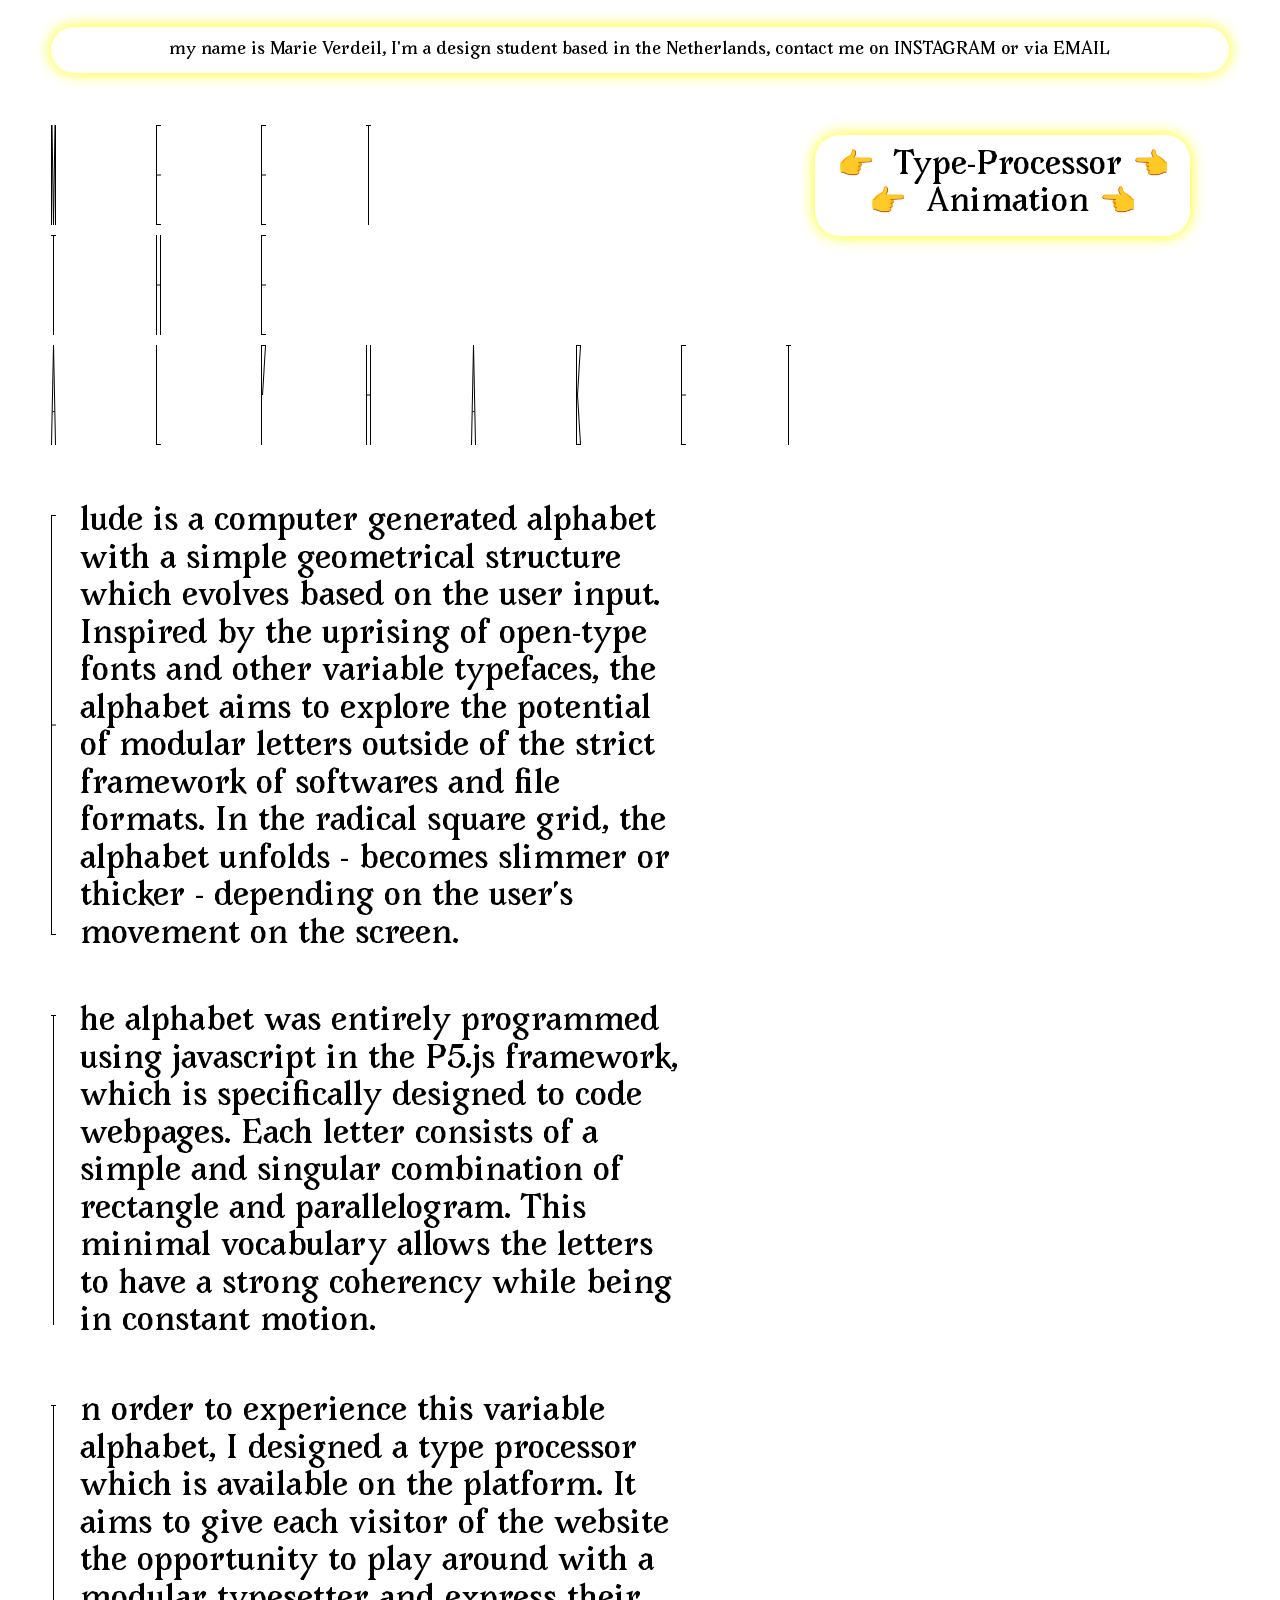
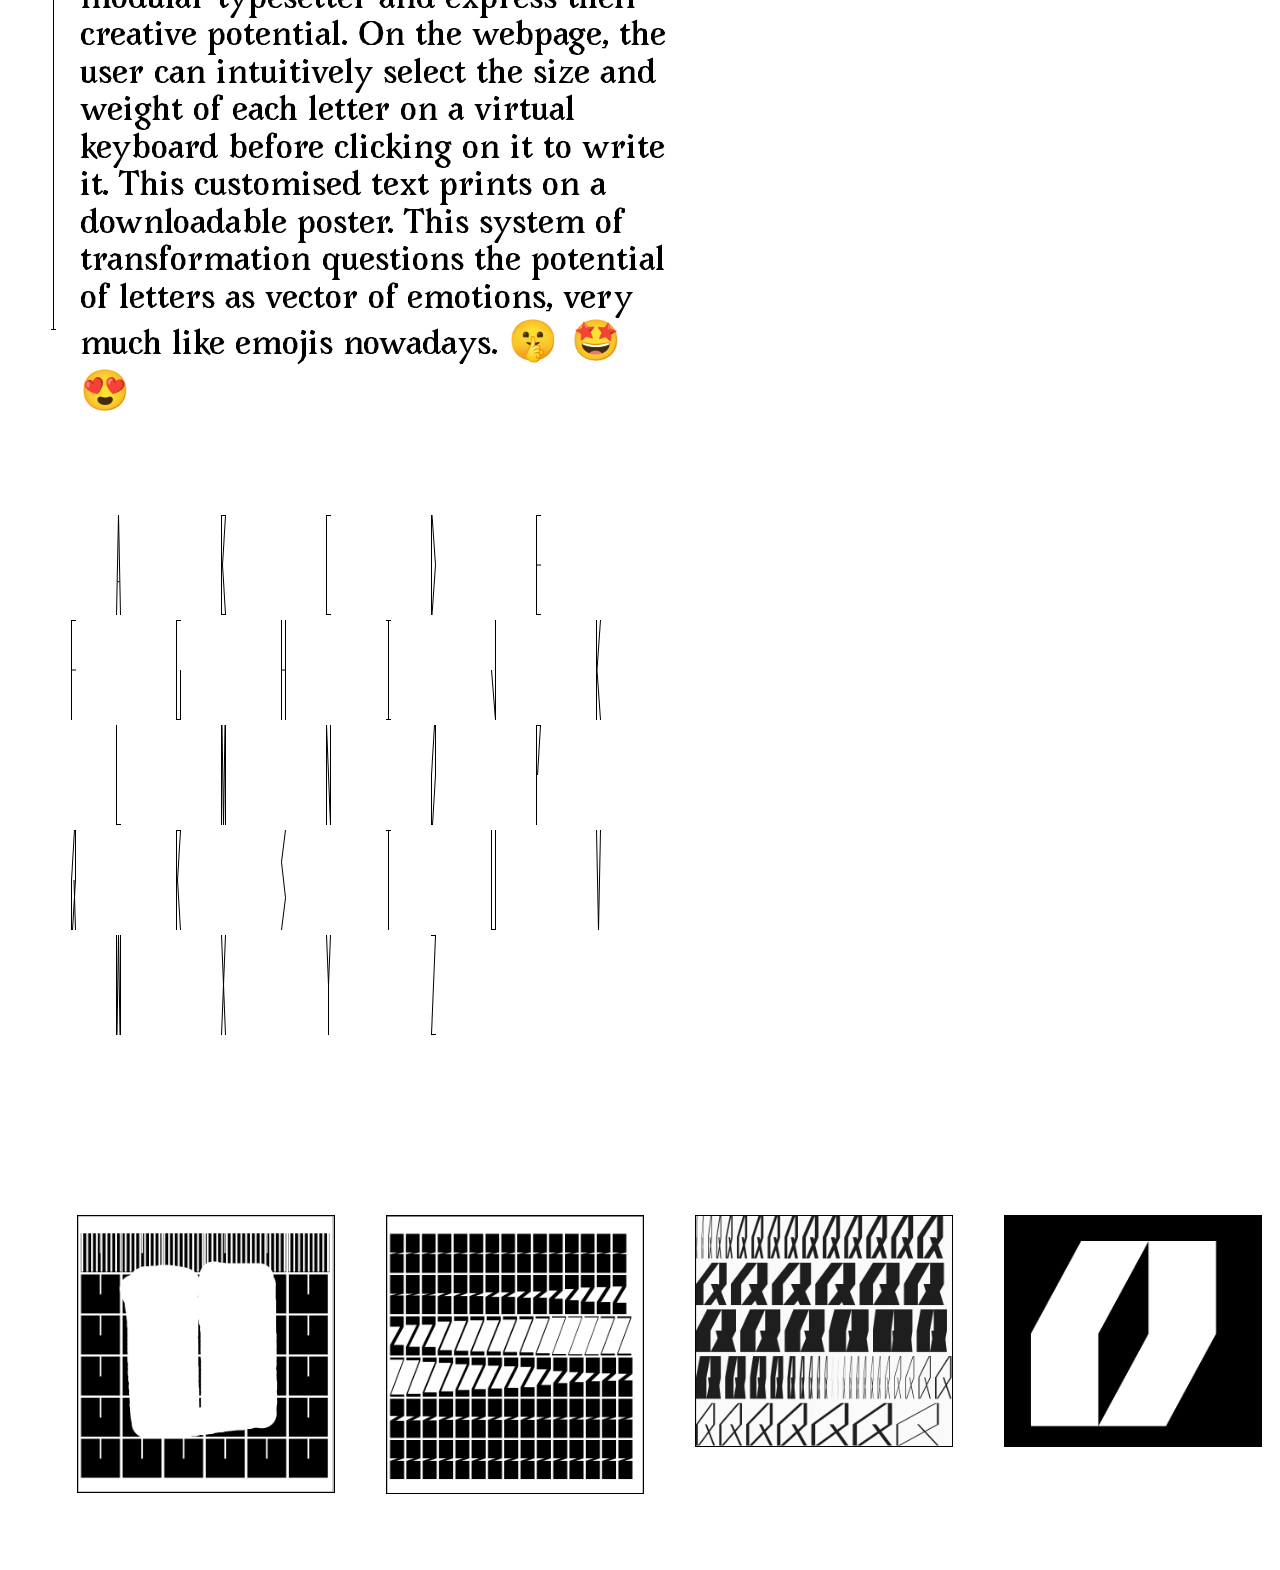
<file: olderwebsite/index.html>
<!DOCTYPE html>
<html lang="en">

<head>
    <title>Elude alphabet</title>
    <meta charset="utf-8">
    <link rel="icon" href="images/favicon.png" type="image/png">
    <meta name="viewport" content="width=device-width, initial-scale=1">
    <script src="libraries/p5.min.js"></script>
    <script src="lettre/welcomepage_main.js"></script>
    <script src="lettre/classe_alphabet.js"></script>



    <meta charset="utf-8" />
    <link href="styles.css" rel="stylesheet" type="text/css">



    <style>
        body {
            margin: 4%;
        }
    </style>

</head>





<body>

    <div id=canvaswrapper>
        <div id="canvas1">
            <!-- Our sketch will go here! -->
        </div>
    </div>

    <div class="half">
        <p id=para1>lude is a computer generated alphabet with a simple geometrical structure which evolves based on the user input. <br /> Inspired by the uprising of open-type fonts and other variable typefaces, the alphabet aims to explore the potential of modular
            letters outside of the strict framework of softwares and file formats. In the radical square grid, the alphabet unfolds - becomes slimmer or thicker - depending on the user’s movement on the screen.<br /></p>
        <br>
        <p id=para2>
            he alphabet was entirely programmed using javascript in the P5.js framework, which is specifically designed to code webpages. Each letter consists of a simple and singular combination of rectangle and parallelogram. This minimal vocabulary allows the
            letters to have a strong coherency while being in constant motion.<br /> </p>
        <br>
        <p id=para3>
            n order to experience this variable alphabet, I designed a type processor which is available on the platform. It aims to give each visitor of the website the opportunity to play around with a modular typesetter and express their creative potential. On
            the webpage, the user can intuitively select the size and weight of each letter on a virtual keyboard before clicking on it to write it. This customised text prints on a downloadable poster. This system of transformation questions the potential
            of letters as vector of emotions, very much like emojis nowadays.

            <span style='font-size:40px;'>&#129323; &#129321; &#128525;</span> </p>
        <br>

        <p id=paraphone>Elude is a computer generated alphabet with a simple geometrical structure which evolves based on the user input. <br /> Inspired by the uprising of open-type fonts and other variable typefaces, the alphabet aims to explore the potential of modular
            letters outside of the strict framework of softwares and file formats. In the radical square grid, the alphabet unfolds - becomes slimmer or thicker - depending on the user’s movement on the screen.<br />
            <br> The alphabet was entirely programmed using javascript in the P5.js framework, which is specifically designed to code webpages. Each letter consists of a simple and singular combination of rectangle and parallelogram. This minimal vocabulary
            allows the letters to have a strong coherency while being in constant motion.<br />
            <br> In order to experience this variable alphabet, I designed a type processor which is available on the platform. It aims to give each visitor of the website the opportunity to play around with a modular typesetter and express their creative
            potential. On the webpage, the user can intuitively select the size and weight of each letter on a virtual keyboard before clicking on it to write it. This customised text prints on a downloadable poster. This system of transformation questions
            the potential of letters as vector of emotions, very much like emojis nowadays.
            <span style='font-size:40px;'>&#129323; &#129321; &#128525;</span>
            <br><br><br><br><img src="images/pos1.png" alt="poster 1"><br><img src="images/pos2.png" alt="poster 2"><br><img src="images/pos3.png" alt="poster 3"><br><img src="images/pos4.png" alt="poster 4">
    </div>
    </p>

    </div>

    <div class="sticky">
        &#128073;&nbsp; <a href="processor.index.html">Type-Processor </a> &#128072;
        <br> &#128073;&nbsp;
        <a href="animation.index.html"> Animation </a> &#128072;
    </div>

    <div class="sticky2">
        my name is Marie Verdeil, I'm a design student based in the Netherlands, contact me on <a href=https://www.instagram.com/marie_onsnous />INSTAGRAM </a> or via <a href="mailto:marie.verdeil@gmail.com"> EMAIL</a>
    </div>

    <div class="row">
        <img src="images/pos1.png" alt="poster 1"><img src="images/pos2.png" alt="poster 2"><img src="images/pos3.png" alt="poster 3"><img src="images/pos4.png" alt="poster 4"></div>
    </div>


</body>

</html>
</file>
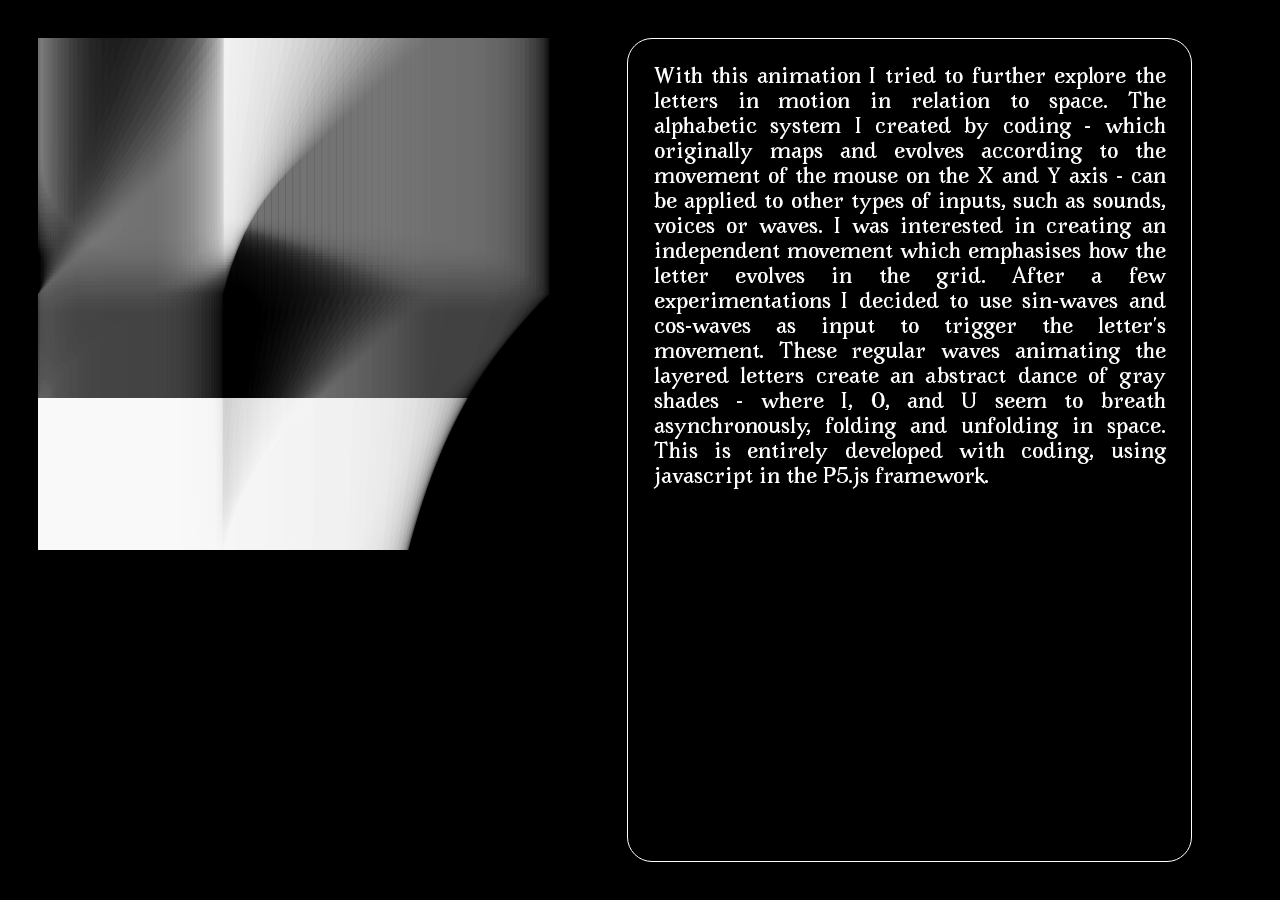
<file: olderwebsite/animation.index.html>
<html>

<head>
    <meta charset="utf-8">
    <title>animated letters</title>
    <link rel="icon" href="images/favicon.png" type="image/png">
    <meta name="viewport" content="width=device-width, initial-scale=1">
    <script src="libraries/p5.min.js"></script>
    <script src="lettre/animation.js"></script>
    <script src="lettre/lettreanim.js"></script>

    <meta charset="utf-8" />
    <link href="styles.css" rel="stylesheet" type="text/css">

    <style>
        body {
            margin: 0%;
            background-color: black;
        }
    </style>
</head>

<body>


    <div id="animcanvas">
        <!-- Our sketch will go here! -->
    </div>


    <div id="halfw">
        With this animation I tried to further explore the letters in motion in relation to space. The alphabetic system I created by coding - which originally maps and evolves according to the movement of the mouse on the X and Y axis - can be applied to other
        types of inputs, such as sounds, voices or waves. I was interested in creating an independent movement which emphasises how the letter evolves in the grid. After a few experimentations I decided to use sin-waves and cos-waves as input to trigger
        the letter’s movement. These regular waves animating the layered letters create an abstract dance of gray shades - where I, 0, and U seem to breath asynchronously, folding and unfolding in space. This is entirely developed with coding, using javascript
        in the P5.js framework.
    </div>

</html>
</file>
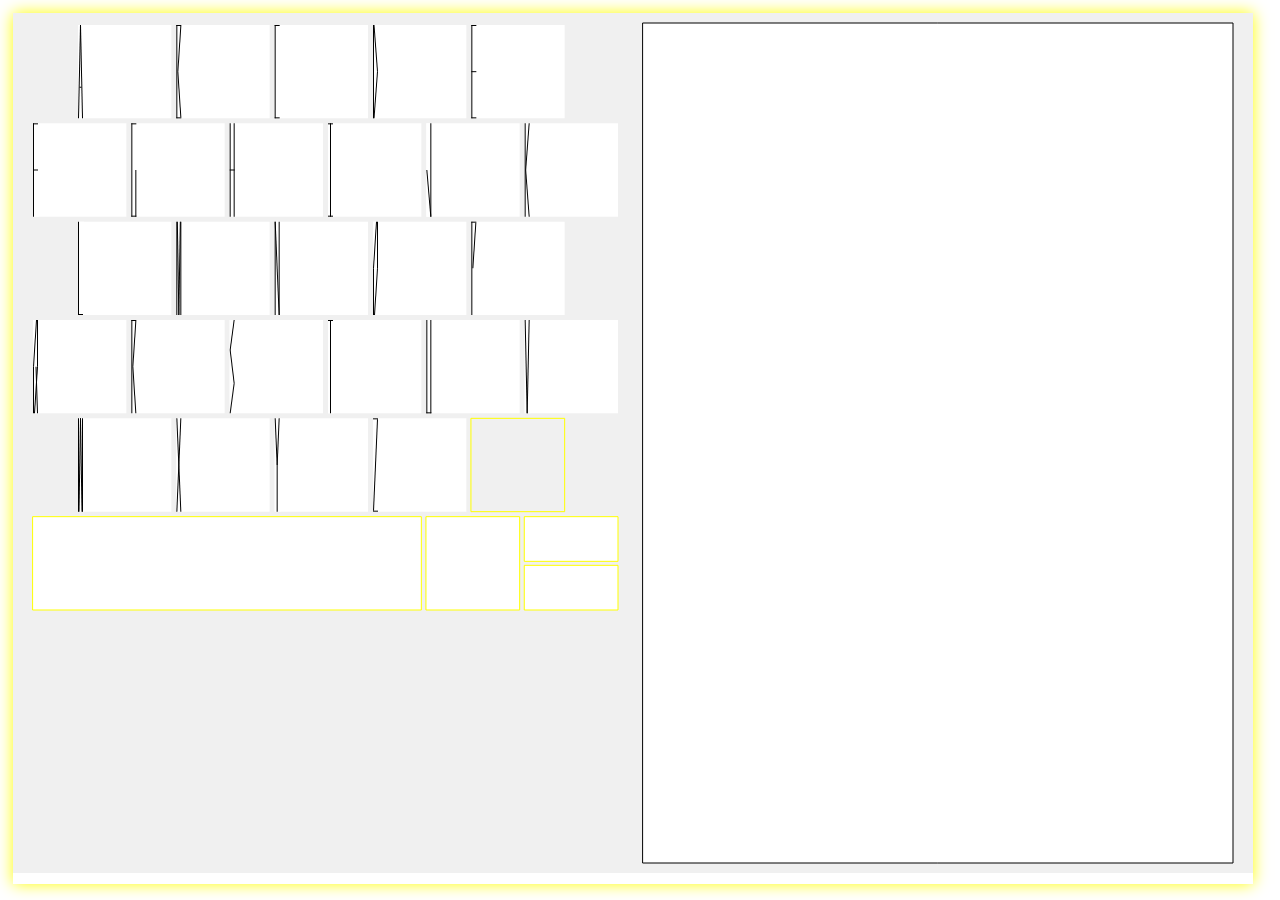
<file: olderwebsite/processor.index.html>
<!DOCTYPE html>
<html lang="en">

<head>
    <meta charset="utf-8">
    <title>interractive_typeproccessor</title>
    <link rel="icon" href="images/favicon.png" type="image/png">
    <meta name="viewport" content="width=device-width, initial-scale=1">
    <script src="libraries/p5.min.js"></script>



    <script src="lettre/processor.js"></script>
    <script src="lettre/alternativefunction.js"></script>
    <script src="lettre/classe_alphabet.js"></script>



    <meta charset="utf-8" />
    <link href="styles.css" rel="stylesheet" type="text/css">

    <style>
        body {
            margin: 1%
        }
    </style>

</head>

<body>
    <div id=phone>
        <img id=imgphone src="images/SORRY.png" alt="sorry!">


        <div class="sticky">
            <p><br><br> Unfortunately, the Type-Processor is not available on mobile device. You can check out the desktop version. <br><br></p>
            &#128073;&nbsp; <a href="https://www.instagram.com/marie_onsnous"> Instagram </a> &#128072;
            <br> &#128073;&nbsp;
            <a href="animation.index.html"> Animation </a> &#128072;<br><br>
        </div>
    </div>


    <div id="sketch-holder">
        <!-- Our sketch will go here! -->
    </div>
</body>

</html>
</file>
<file: olderwebsite/styles.css>
@font-face {
    font-family: avara;
    src: url(fonts/avara.woff) format("opentype");
}

body,
html {
    display: flex;
    flex-wrap: wrap;
    width: 100%;
    color: black;
    font-size: 30px;
    font-family: 'avara';
    line-height: 1.25;
}

p {
    padding: 0;
    margin: 0;
}

a {
    font-size: inherit;
    text-decoration: none;
    color: inherit;
    font-family: 'avara';
}

a:hover {
    text-decoration: underline;
    color: yellow
}


/* Clear floats after image containers */

.row::after {
    content: "";
    clear: both;
    display: table;
}

img {
    max-width: 20%;
    float: left;
    margin: 2%;
    height: auto;
    display: block;
    border: 1px solid black;
}

img:hover {
    box-shadow: 0px 0px 15px yellow;
}

.half {
    width: 50%;
    display: table-cell;
    padding: 40;
    height: auto;
    ;
}

#halfw {
    width: 40%;
    margin: 3%;
    display: none;
    font-size: 20px;
    color: white;
    border-radius: 25px;
    border: thin solid white;
    padding: 2%;
    text-align: justify;
    text-justify: auto;
}

div.sticky {
    position: fixed;
    border-radius: 25px;
    text-align: center;
    top: 15%;
    right: 7%;
    width: 350px;
    background-color: white;
    padding: 1%;
    font-size: 30px;
    box-shadow: 0px 0px 15px yellow;
}

div.sticky2 {
    position: fixed;
    border-radius: 25px;
    text-align: center;
    top: 3%;
    width: 90%;
    height: auto;
    margin: auto;
    background-color: white;
    padding: 1%;
    font-size: 16px;
    box-shadow: 0px 0px 15px yellow;
}

#sketch-holder {
    justify-content: center;
    /* This centers our sketch vertically. */
    align-items: center;
    box-shadow: 0px 0px 15px yellow;
    z-index: -1;
}

#animcanvas {
    /* This centers our sketch vertically. */
    margin: 3%;
    align-items: center;
    z-index: -1;
}

#canvas1 {
    justify-content: center;
    /* This centers our sketch vertically. */
    align-items: center;
    z-index: -1;
    margin-top: 5%;
    overflow: hidden;
}

#canvaswrapper {
    width: auto;
    height: auto;
}

#para1 {
    width: 600px;
    padding: 40;
    margin-top: 5%;
}

#para2 {
    width: 600px;
    padding: 40;
    margin-top: 5%;
}

#para3 {
    width: 600px;
    padding: 40;
    margin-top: 5%;
}

#phone,
#paraphone,
#phoneimgs {
    display: none;
}

@media (max-width: 600px) {
    .half {
        width: 70%;
    }
    .row {
        display: block;
        width: 100%;
    }
    img {
        max-width: 90%;
        margin: 2%;
        height: auto;
        display: block;
        border: 1px solid black;
    }
    #halfw {
        width: 80%;
        margin: 5%;
        padding: 5%;
        display: none;
        font-size: 20px;
        color: white;
        text-align: justify;
        text-justify: auto;
        ;
    }
    div.sticky {
        position: fixed;
        z-index: 20;
        border-radius: 25px;
        text-align: center;
        bottom: 5%;
        top: auto;
        right: auto;
        margin: auto;
        width: 90%;
        background-color: white;
        font-size: 30px;
        box-shadow: 0px 0px 15px yellow;
    }
    div.sticky2 {
        position: fixed;
        z-index: 20;
        border-radius: 25px;
        text-align: center;
        top: 5%;
        width: 90%;
        height: auto;
        margin: auto;
        background-color: white;
        padding: 1%;
        font-size: 16px;
        box-shadow: 0px 0px 15px yellow;
    }
    #animcanvas {
        margin: auto;
        margin-top: 5%;
        justify-content: center;
        /* This centers our sketch vertically. */
        align-items: center;
    }
    #sketch-holder {
        display: none;
        justify-content: center;
        /* This centers our sketch vertically. */
        align-items: center;
        box-shadow: none;
    }
    #phone {
        display: block;
        padding: 3%;
        margin: auto;
        justify-content: center;
    }
    #paraphone {
        display: block;
        position: absolute;
        top: 400px;
        width: 90%;
        height: auto;
        padding: 5%;
        background-color: white;
        z-index: 5;
    }
    #canvaswrapper {
        position: absolute;
        width: 100%;
        height: 500px;
        overflow: hidden;
    }
    #para1,
    #para2,
    #para3 {
        display: none;
    }
    #imgphone {
        border: none;
        width: 100%;
        margin: 5%;
        align-content: center;
        box-shadow: none;
    }
    #phoneimgs {
        display: block;
    }
}
</file>
